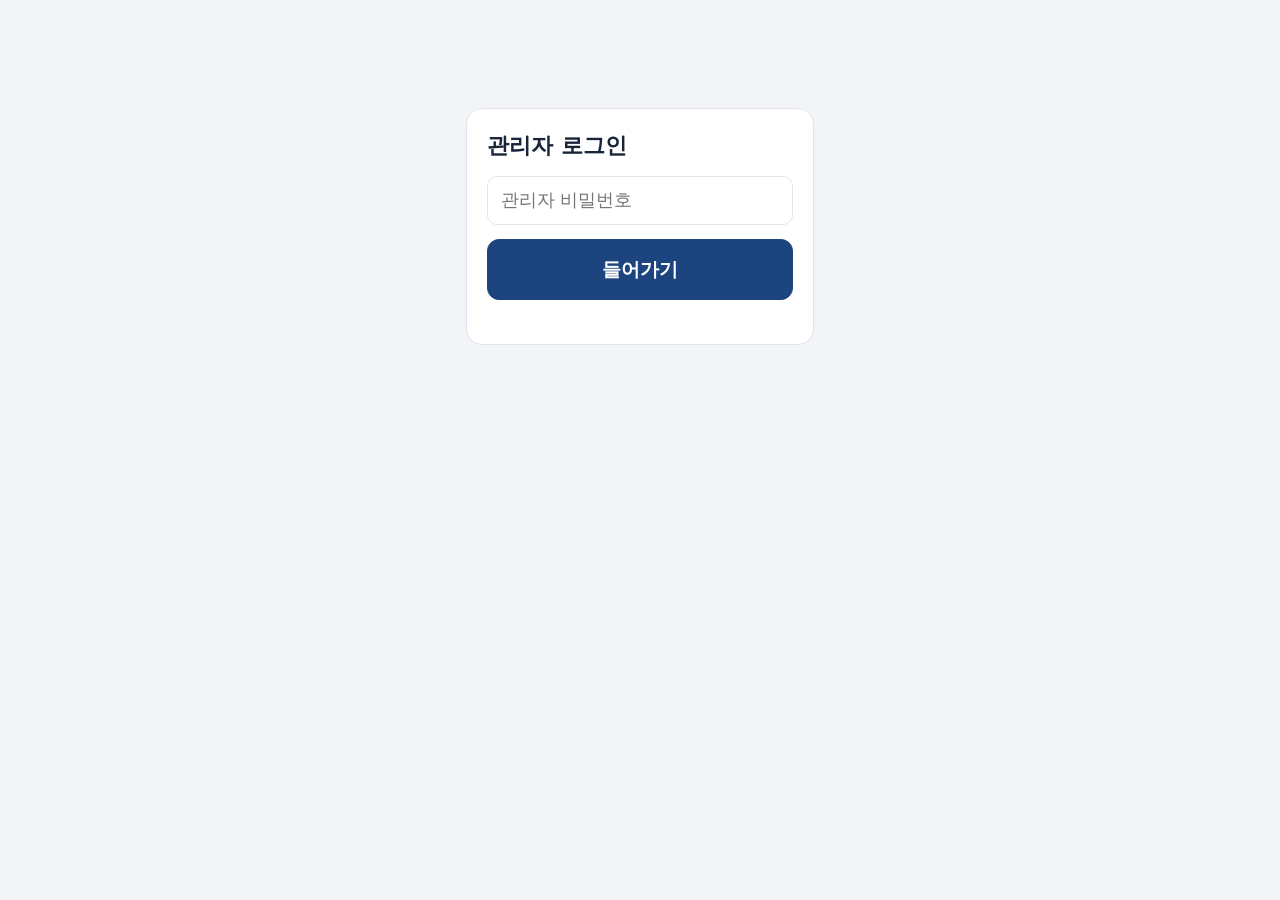
<file: live-vote/Admin.html>
<!doctype html>
<html lang="ko">
<head>
<base target="_top">
<meta charset="utf-8">
<meta name="viewport" content="width=device-width, initial-scale=1">
<title>회칙 투표 · 관리자</title>
<style>
  :root{
    --bg:#f2f4f8; --card:#fff; --ink:#17243a; --muted:#66748a; --line:#e0e5ed; --brand:#1c4580;
    --yes:#1e8a4f; --no:#cf3f35; --ab:#7a8494; --none:#d5dae2;
  }
  *{box-sizing:border-box}
  body{margin:0;background:var(--bg);color:var(--ink);
    font-family:-apple-system,BlinkMacSystemFont,'Apple SD Gothic Neo','Noto Sans KR','Malgun Gothic',system-ui,sans-serif;line-height:1.5;word-break:keep-all}
  button{font:inherit;cursor:pointer}
  .hidden{display:none!important}
  .card{background:var(--card);border:1px solid var(--line);border-radius:16px;padding:20px}
  /* 로그인 */
  #login{max-width:380px;margin:12vh auto;padding:0 16px}
  #login h1{margin:0 0 14px;font-size:22px}
  #login input{width:100%;font-size:18px;padding:13px;border:1.5px solid var(--line);border-radius:10px}
  .btn{border:1px solid var(--line);background:#fff;color:var(--ink);border-radius:10px;padding:10px 14px;font-weight:600;font-size:14px}
  .btn:hover{background:#f6f8fb}
  .btn.primary{background:var(--brand);border-color:var(--brand);color:#fff}
  .btn.primary:hover{background:#163869}
  .btn.go{background:var(--yes);border-color:var(--yes);color:#fff}
  .btn.stop{background:var(--no);border-color:var(--no);color:#fff}
  .btn.danger{color:var(--no)}
  .btn.big{font-size:19px;padding:15px 24px;border-radius:12px}
  .btn:disabled{opacity:.45;cursor:not-allowed}
  .err{color:var(--no);font-size:14px;margin-top:10px;min-height:1em}
  /* 상단 */
  .top{display:flex;flex-wrap:wrap;gap:10px;align-items:center;justify-content:space-between;padding:14px 22px;background:#fff;border-bottom:1px solid var(--line)}
  .top h1{font-size:18px;margin:0;color:var(--brand)}
  .link{display:flex;gap:8px;align-items:center;flex-wrap:wrap;font-size:13px;color:var(--muted)}
  .link code{background:#f2f4f8;border-radius:8px;padding:7px 10px;color:var(--ink);max-width:340px;overflow:hidden;text-overflow:ellipsis;white-space:nowrap;display:inline-block;vertical-align:middle}
  .layout{display:grid;grid-template-columns:300px 1fr;gap:18px;padding:18px 22px;max-width:1500px;margin:0 auto}
  @media(max-width:900px){.layout{grid-template-columns:1fr;padding:14px}}
  /* 조항 목록 */
  .list{padding:8px}
  .list h3{font-size:13px;color:var(--muted);margin:8px 10px 6px;font-weight:600}
  .item{display:block;width:100%;text-align:left;border:0;background:none;border-radius:10px;padding:10px 11px;margin:2px 0}
  .item:hover{background:#f4f6fa}
  .item.cur{background:#e8eef8;box-shadow:inset 3px 0 0 var(--brand)}
  .item .t{font-weight:600;font-size:14px}
  .item .s{font-size:12px;color:var(--muted);margin-top:2px;display:flex;gap:8px;align-items:center}
  .tag{font-size:11px;font-weight:700;padding:2px 7px;border-radius:99px;background:#eef0f3;color:#5f6b7c}
  .tag.open{background:#e3f1ff;color:#1662b8}
  .tag.done{background:#e7f5ec;color:#14643a}
  /* 메인 */
  .chip{display:inline-flex;align-items:center;gap:7px;font-size:14px;font-weight:700;padding:6px 12px;border-radius:99px}
  .chip.open{background:#e3f1ff;color:#1662b8}
  .chip.open::before{content:'';width:9px;height:9px;border-radius:50%;background:#1f7ae0;animation:pulse 1.4s infinite}
  .chip.closed{background:#eef0f3;color:#5f6b7c}
  .chip.ready{background:#fff4dc;color:#946100}
  @keyframes pulse{50%{opacity:.25}}
  .head{display:flex;justify-content:space-between;align-items:center;gap:10px;flex-wrap:wrap}
  .ord{color:var(--muted);font-size:14px}
  .title{font-size:34px;font-weight:800;margin:12px 0 6px;letter-spacing:-.5px}
  .summary{font-size:18px;color:#3c4a60;margin:0 0 20px}
  .tiles{display:grid;grid-template-columns:repeat(4,1fr);gap:12px}
  @media(max-width:600px){.tiles{grid-template-columns:repeat(2,1fr)}.title{font-size:26px}}
  .tile{border-radius:14px;padding:16px;background:#f6f8fb;border:1px solid var(--line)}
  .tile .l{font-size:15px;font-weight:700}
  .tile .n{font-size:52px;font-weight:800;line-height:1.1;font-variant-numeric:tabular-nums}
  .tile .p{font-size:14px;color:var(--muted)}
  .tile.yes .l,.tile.yes .n{color:var(--yes)} .tile.no .l,.tile.no .n{color:var(--no)} .tile.abstain .l,.tile.abstain .n{color:#5f6b7c}
  .tile.none .l,.tile.none .n{color:#9aa3b1}
  .bar{display:flex;height:16px;border-radius:99px;overflow:hidden;background:var(--none);margin:16px 0 6px}
  .bar div{transition:width .4s}
  .part{font-size:15px;color:var(--muted)}
  .controls{display:flex;flex-wrap:wrap;gap:10px;margin-top:22px;align-items:center}
  .controls .sp{flex:1}
  /* 기명 명단 */
  .names{display:grid;grid-template-columns:repeat(4,1fr);gap:12px;margin-top:18px}
  @media(max-width:900px){.names{grid-template-columns:repeat(2,1fr)}}
  .col h4{margin:0 0 8px;font-size:14px}
  .col.yes h4{color:var(--yes)} .col.no h4{color:var(--no)} .col.abstain h4{color:#5f6b7c} .col.none h4{color:#9aa3b1}
  .col .ns{display:flex;flex-wrap:wrap;gap:5px}
  .nm{font-size:13px;padding:3px 9px;border-radius:99px;background:#f2f4f8}
  .col.yes .nm{background:#e7f5ec;color:#14643a} .col.no .nm{background:#fbeceb;color:#9c2c24} .col.abstain .nm{background:#eef0f3}
  .col.none .nm{background:#fff;border:1px dashed var(--none);color:#8a93a1}
  .toast{position:fixed;left:50%;bottom:20px;transform:translateX(-50%);background:#232c3b;color:#fff;padding:10px 16px;border-radius:10px;font-size:14px;opacity:0;transition:opacity .2s;pointer-events:none}
  .toast.on{opacity:1}
  .stack>*+*{margin-top:18px}
</style>
</head>
<body>

<section id="login">
  <div class="card">
    <h1>관리자 로그인</h1>
    <form id="loginForm">
      <input id="pw" type="password" placeholder="관리자 비밀번호" autocomplete="current-password" required>
      <button class="btn primary big" style="width:100%;margin-top:14px" id="loginBtn">들어가기</button>
      <div class="err" id="loginErr"></div>
    </form>
  </div>
</section>

<div id="app" class="hidden">
  <div class="top">
    <h1>아뉴스 청년회 · 회칙 개정 실시간 투표</h1>
    <div class="link">투표 링크 <code id="voteUrl"></code>
      <button class="btn" id="copy">링크 복사</button>
      <button class="btn" id="sheet">시트 열기</button>
      <button class="btn" id="csv">결과 다운로드</button>
      <button class="btn" id="reload" title="시트에서 회원·조항을 고쳤을 때 누르세요">시트 변경 반영</button>
    </div>
  </div>

  <div class="layout">
    <aside class="card list" id="list"></aside>

    <main class="stack">
      <section class="card">
        <div class="head"><span class="chip" id="chip"></span><span class="ord" id="ord"></span></div>
        <div class="title" id="title"></div>
        <p class="summary" id="summary"></p>

        <div class="tiles">
          <div class="tile yes"><div class="l">찬성</div><div class="n" id="nYes">0</div><div class="p" id="pYes"></div></div>
          <div class="tile no"><div class="l">반대</div><div class="n" id="nNo">0</div><div class="p" id="pNo"></div></div>
          <div class="tile abstain"><div class="l">기권(보류)</div><div class="n" id="nAb">0</div><div class="p" id="pAb"></div></div>
          <div class="tile none"><div class="l">미투표</div><div class="n" id="nNone">0</div><div class="p">&nbsp;</div></div>
        </div>
        <div class="bar"><div id="bYes" style="background:var(--yes)"></div><div id="bNo" style="background:var(--no)"></div><div id="bAb" style="background:var(--ab)"></div></div>
        <div class="part" id="part"></div>

        <div class="controls" id="controls"></div>
      </section>

      <section class="card">
        <div class="head"><b>기명 투표 현황</b><span class="ord">이름이 실시간으로 이동합니다</span></div>
        <div class="names">
          <div class="col yes"><h4 id="hYes">찬성</h4><div class="ns" id="lYes"></div></div>
          <div class="col no"><h4 id="hNo">반대</h4><div class="ns" id="lNo"></div></div>
          <div class="col abstain"><h4 id="hAb">기권(보류)</h4><div class="ns" id="lAb"></div></div>
          <div class="col none"><h4 id="hNone">미투표</h4><div class="ns" id="lNone"></div></div>
        </div>
      </section>
    </main>
  </div>
</div>
<div class="toast" id="toast"></div>

<script>
  const $ = id => document.getElementById(id);
  const esc = s => String(s == null ? '' : s).replace(/[&<>"']/g, c => ({'&':'&amp;','<':'&lt;','>':'&gt;','"':'&quot;',"'":'&#39;'}[c]));
  const STORE = 'agnus-vote-admin';
  let pw = null, view = null, timer = null, busy = false, gen = 0;

  function call(fn, ...args) {
    return new Promise((resolve, reject) =>
      google.script.run.withSuccessHandler(resolve).withFailureHandler(reject)[fn](...args));
  }
  function errMsg(e) { return String((e && e.message) || e).replace(/^Error:\s*/, ''); }
  function toast(t) { const el = $('toast'); el.textContent = t; el.classList.add('on'); clearTimeout(el._t); el._t = setTimeout(() => el.classList.remove('on'), 2200); }

  /* ── 로그인 ── */
  $('loginForm').addEventListener('submit', async ev => {
    ev.preventDefault();
    $('loginBtn').disabled = true; $('loginErr').textContent = '';
    try { const v = await call('apiAdmin', $('pw').value); pw = $('pw').value; try { localStorage.setItem(STORE, pw); } catch (e) {} start(v); }
    catch (e) { $('loginErr').textContent = errMsg(e); }
    finally { $('loginBtn').disabled = false; }
  });
  function start(v) { $('login').classList.add('hidden'); $('app').classList.remove('hidden'); render(v); schedule(); }

  /* ── 그리기 ── */
  function render(v) {
    view = v;
    $('voteUrl').textContent = v.voteUrl;
    const arts = v.articles;
    const idx = arts.findIndex(a => a.no === String(v.no));
    const cur = arts[idx];

    // 조항 목록
    $('list').innerHTML = '<h3>투표 조항 (' + arts.length + '개) · 눌러서 이동</h3>' + arts.map(a => {
      const isCur = a.no === String(v.no);
      const st = isCur && v.status === 'open' ? '<span class="tag open">투표 중</span>'
        : a.done ? '<span class="tag done">마감</span>' : '<span class="tag">대기</span>';
      const c = a.counts, voted = c.yes + c.no + c.abstain;
      const nums = voted ? `찬 ${c.yes} · 반 ${c.no} · 기 ${c.abstain}` : '';
      return `<button class="item ${isCur ? 'cur' : ''}" data-no="${esc(a.no)}"><div class="t">${esc(a.title)}</div><div class="s">${st}<span>${nums}</span></div></button>`;
    }).join('');
    $('list').querySelectorAll('.item').forEach(b => b.onclick = () => {
      if (b.dataset.no === String(view.no)) return;
      const warn = view.status === 'open' ? '\n\n지금 진행 중인 투표는 마감됩니다.' : '';
      if (confirm(`"${b.querySelector('.t').textContent}" 조항으로 이동할까요?${warn}`)) act('select', b.dataset.no);
    });

    // 현재 조항
    const chip = $('chip');
    chip.className = 'chip ' + v.status;
    chip.textContent = v.status === 'open' ? '투표 진행 중' : v.status === 'closed' ? '마감됨' : '시작 전';
    $('ord').textContent = cur ? `${idx + 1} / ${arts.length} 번째 조항` : '';
    $('title').textContent = cur ? cur.title : '조항이 없습니다 (시트의 조항 탭 확인)';
    $('summary').textContent = cur ? cur.summary : '';

    const c = cur ? cur.counts : { yes: 0, no: 0, abstain: 0, none: v.memberCount };
    const voted = c.yes + c.no + c.abstain;
    const pct = n => voted ? Math.round(n * 100 / voted) + '%' : '';
    $('nYes').textContent = c.yes; $('nNo').textContent = c.no; $('nAb').textContent = c.abstain; $('nNone').textContent = c.none;
    $('pYes').textContent = pct(c.yes); $('pNo').textContent = pct(c.no); $('pAb').textContent = pct(c.abstain);
    const w = n => (v.memberCount ? n * 100 / v.memberCount : 0) + '%';
    $('bYes').style.width = w(c.yes); $('bNo').style.width = w(c.no); $('bAb').style.width = w(c.abstain);
    $('part').textContent = `참여 ${voted} / ${v.memberCount}명` + (voted ? ` · 찬성률 ${pct(c.yes)} (투표자 기준)` : '');

    // 버튼
    const isLast = idx === arts.length - 1;
    const nextTitle = !isLast && arts[idx + 1] ? arts[idx + 1].title : '';
    let h = '';
    if (v.status === 'ready') {
      h += `<button class="btn go big" data-a="open">▶ 투표 시작</button>`;
    } else if (v.status === 'open') {
      h += `<button class="btn stop big" data-a="close">■ 투표 마감</button>`;
      h += `<button class="btn primary big" data-a="next" ${isLast ? 'disabled' : ''}>마감하고 다음 조항 ▶</button>`;
    } else {
      h += `<button class="btn primary big" data-a="next" ${isLast ? 'disabled' : ''}>다음 조항 투표 시작 ▶</button>`;
      h += `<button class="btn" data-a="open">이 조항 다시 열기</button>`;
    }
    h += `<span class="sp"></span>`;
    if (nextTitle) h += `<span class="ord">다음: ${esc(nextTitle)}</span>`;
    else if (cur) h += `<span class="ord">마지막 조항입니다</span>`;
    h += `<button class="btn danger" data-a="reset">이 조항 표 초기화</button>`;
    $('controls').innerHTML = h;
    $('controls').querySelectorAll('[data-a]').forEach(b => b.onclick = () => onAction(b.dataset.a));

    // 기명 명단
    const groups = { yes: [], no: [], abstain: [], none: [] };
    v.voters.forEach(p => groups[p.choice || 'none'].push(p.name));
    const fill = (id, hid, label, arr) => {
      $(hid).textContent = `${label} ${arr.length}`;
      $(id).innerHTML = arr.map(n => `<span class="nm">${esc(n)}</span>`).join('') || '<span class="ord">—</span>';
    };
    fill('lYes', 'hYes', '찬성', groups.yes); fill('lNo', 'hNo', '반대', groups.no);
    fill('lAb', 'hAb', '기권(보류)', groups.abstain); fill('lNone', 'hNone', '미투표', groups.none);
  }

  /* ── 동작 ── */
  function onAction(a) {
    if (a === 'reset' && !confirm('이 조항의 표를 모두 지우고 처음부터 다시 받을까요?')) return;
    if (a === 'open' && view.status === 'closed' && !confirm('마감된 조항을 다시 열면 투표자가 선택을 다시 바꿀 수 있습니다. 계속할까요?')) return;
    act(a);
  }
  async function act(a, no) {
    if (busy) return;
    busy = true; gen++;
    document.querySelectorAll('.controls .btn, .item').forEach(b => b.disabled = true);
    const msg = { open: '투표를 시작했습니다', close: '마감했습니다 · 시트에 저장됨', next: '다음 조항 투표를 시작했습니다', select: '조항을 이동했습니다', reset: '초기화했습니다', reload: '시트 내용을 다시 불러왔습니다' }[a];
    try { const v = await call('apiAdminAction', pw, a, no || null); render(v); if (msg) toast(msg); }
    catch (e) { alert(errMsg(e)); }
    finally { busy = false; schedule(); if (view) render(view); }
  }

  $('copy').onclick = async () => {
    try { await navigator.clipboard.writeText(view.voteUrl); toast('투표 링크를 복사했습니다'); }
    catch (e) { prompt('아래 링크를 복사하세요', view.voteUrl); }
  };
  $('sheet').onclick = () => window.open(view.sheetUrl, '_blank');
  $('reload').onclick = () => act('reload');
  $('csv').onclick = async () => {
    try {
      const rows = await call('apiExport', pw);
      const csv = '﻿' + rows.map(r => r.map(x => `"${String(x).replace(/"/g, '""')}"`).join(',')).join('\r\n');
      const a = document.createElement('a');
      a.href = URL.createObjectURL(new Blob([csv], { type: 'text/csv;charset=utf-8' }));
      a.download = '회칙투표결과.csv'; document.body.append(a); a.click(); a.remove();
    } catch (e) { alert(errMsg(e)); }
  };

  /* ── 2초마다 자동 새로고침 ── */
  function schedule() { clearTimeout(timer); timer = setTimeout(poll, 2000); }
  async function poll() {
    if (busy) return schedule();
    const my = gen;
    try { const v = await call('apiAdmin', pw); if (my === gen && !busy) render(v); } catch (e) {}
    schedule();
  }

  (async () => {
    let saved = null; try { saved = localStorage.getItem(STORE); } catch (e) {}
    if (!saved) return;
    try { const v = await call('apiAdmin', saved); pw = saved; start(v); } catch (e) {}
  })();
</script>
</body>
</html>
</file>
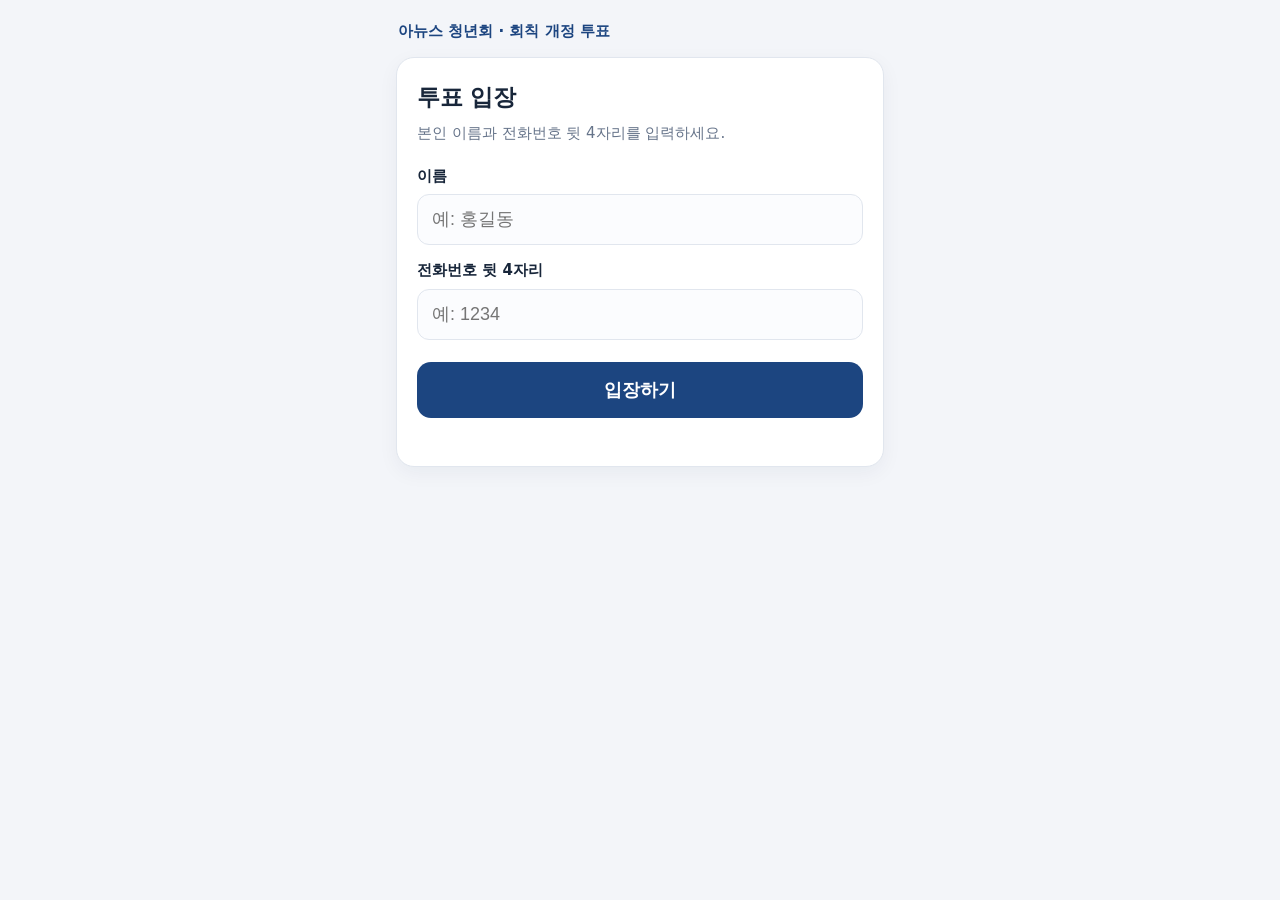
<file: live-vote/Vote.html>
<!doctype html>
<html lang="ko">
<head>
<base target="_top">
<meta charset="utf-8">
<meta name="viewport" content="width=device-width, initial-scale=1, viewport-fit=cover">
<title>아뉴스 청년회 회칙 투표</title>
<style>
  :root{
    --bg:#f3f5f9; --card:#fff; --ink:#18263a; --muted:#66748a; --line:#e1e6ee;
    --brand:#1c4580; --yes:#1e8a4f; --yes-bg:#e7f5ec; --no:#cf3f35; --no-bg:#fbeceb;
    --ab:#5f6b7c; --ab-bg:#eef0f3;
  }
  *{box-sizing:border-box;-webkit-tap-highlight-color:transparent}
  html,body{margin:0;background:var(--bg);color:var(--ink);
    font-family:-apple-system,BlinkMacSystemFont,'Apple SD Gothic Neo','Noto Sans KR','Malgun Gothic',system-ui,sans-serif;
    font-size:16px;line-height:1.55;word-break:keep-all}
  .wrap{max-width:520px;margin:0 auto;padding:16px 16px calc(24px + env(safe-area-inset-bottom))}
  header{display:flex;justify-content:space-between;align-items:center;padding:4px 2px 14px}
  header .brand{font-weight:700;color:var(--brand);font-size:15px}
  header .who{font-size:14px;color:var(--muted)}
  header .who button{border:0;background:none;color:var(--muted);text-decoration:underline;font-size:13px;padding:4px;cursor:pointer}
  .card{background:var(--card);border:1px solid var(--line);border-radius:18px;padding:22px 20px;box-shadow:0 6px 20px rgba(20,40,80,.05)}
  h1{font-size:23px;margin:0 0 6px;letter-spacing:-.3px}
  .lead{color:var(--muted);margin:0 0 20px;font-size:15px}
  label{display:block;font-weight:600;font-size:15px;margin:14px 0 6px}
  input{width:100%;font-size:18px;padding:14px;border:1.5px solid var(--line);border-radius:12px;background:#fbfcfe;color:var(--ink)}
  input:focus{outline:none;border-color:var(--brand);background:#fff}
  .btn{width:100%;border:0;border-radius:14px;font-size:18px;font-weight:700;padding:16px;cursor:pointer}
  .btn.primary{background:var(--brand);color:#fff;margin-top:22px}
  .btn:disabled{opacity:.55}
  .err{color:var(--no);font-size:14px;margin-top:12px;min-height:1em}
  .chip{display:inline-flex;align-items:center;gap:6px;font-size:13px;font-weight:700;padding:5px 11px;border-radius:99px}
  .chip.open{background:#e3f1ff;color:#1662b8}
  .chip.open::before{content:'';width:8px;height:8px;border-radius:50%;background:#1f7ae0;animation:pulse 1.4s infinite}
  .chip.closed{background:#eef0f3;color:#5f6b7c}
  .chip.ready{background:#fff4dc;color:#946100}
  @keyframes pulse{50%{opacity:.25}}
  .meta{display:flex;justify-content:space-between;align-items:center;margin-bottom:12px}
  .meta .ord{font-size:13px;color:var(--muted)}
  .title{font-size:22px;font-weight:800;margin:4px 0 10px;letter-spacing:-.3px}
  .summary{background:#f5f7fb;border-radius:12px;padding:14px 15px;font-size:16px;margin-bottom:12px}
  details{border:1px solid var(--line);border-radius:12px;margin-bottom:18px;background:#fff}
  summary{cursor:pointer;padding:12px 15px;font-weight:600;font-size:15px;color:var(--brand);list-style:none}
  summary::-webkit-details-marker{display:none}
  summary::after{content:' ▾'}
  details[open] summary::after{content:' ▴'}
  .full{padding:0 15px 14px;font-size:14px}
  .full h4{margin:12px 0 4px;font-size:13px;color:var(--muted)}
  .full pre{white-space:pre-wrap;word-break:keep-all;margin:0;font:inherit;background:#fafbfd;border-radius:8px;padding:10px}
  .full .after pre{background:#f0f7ff}
  .full mark{background:#fff176;color:inherit;border-radius:3px;padding:0 1px;-webkit-box-decoration-break:clone;box-decoration-break:clone}
  .full .legend{font-size:12px;color:var(--muted);margin:10px 0 0}
  .full .legend mark{padding:0 4px}
  .choices{display:grid;gap:12px}
  .choice{display:flex;align-items:center;justify-content:center;gap:10px;min-height:68px;border-radius:16px;
    border:2px solid var(--line);background:#fff;font-size:21px;font-weight:800;cursor:pointer;color:var(--ink);transition:transform .08s}
  .choice:active{transform:scale(.98)}
  .choice .ic{font-size:22px}
  .choice.yes.on{background:var(--yes);border-color:var(--yes);color:#fff}
  .choice.no.on{background:var(--no);border-color:var(--no);color:#fff}
  .choice.abstain.on{background:var(--ab);border-color:var(--ab);color:#fff}
  .choice.yes:not(.on){color:var(--yes)} .choice.no:not(.on){color:var(--no)} .choice.abstain:not(.on){color:var(--ab)}
  .choices.locked .choice{cursor:default;opacity:.45}
  .choices.locked .choice.on{opacity:1}
  .status{margin-top:16px;padding:13px 15px;border-radius:12px;font-size:15px;text-align:center}
  .status.ok{background:var(--yes-bg);color:#14643a}
  .status.saving{background:#eef3fb;color:var(--brand)}
  .status.lock{background:#eef0f3;color:#4d5868}
  .status.hint{background:#fff7e6;color:#7a5600}
  .wait{text-align:center;padding:34px 10px}
  .wait .big{font-size:44px;margin-bottom:8px}
  .wait h2{margin:0 0 6px;font-size:20px}
  .wait p{color:var(--muted);margin:0}
  .next{margin-top:18px;font-size:14px;color:var(--muted)}
  .offline{position:fixed;left:50%;bottom:calc(14px + env(safe-area-inset-bottom));transform:translateX(-50%);background:#2b3444;color:#fff;
    font-size:13px;padding:8px 14px;border-radius:99px;display:none}
  .hidden{display:none!important}
</style>
</head>
<body>
<div class="wrap">
  <header>
    <span class="brand">아뉴스 청년회 · 회칙 개정 투표</span>
    <span class="who hidden" id="who"><b id="whoName"></b>님 <button id="logout" type="button">로그아웃</button></span>
  </header>

  <!-- 로그인 -->
  <section class="card" id="login">
    <h1>투표 입장</h1>
    <p class="lead">본인 이름과 전화번호 뒷 4자리를 입력하세요.</p>
    <form id="loginForm" autocomplete="on">
      <label for="name">이름</label>
      <input id="name" name="name" placeholder="예: 홍길동" autocomplete="name" required maxlength="20">
      <label for="pin">전화번호 뒷 4자리</label>
      <input id="pin" name="pin" type="tel" inputmode="numeric" pattern="[0-9]*" maxlength="4" placeholder="예: 1234" required>
      <button class="btn primary" id="loginBtn" type="submit">입장하기</button>
      <div class="err" id="loginErr"></div>
    </form>
  </section>

  <!-- 투표 화면 -->
  <section class="card hidden" id="board">
    <div class="meta"><span class="chip" id="chip"></span><span class="ord" id="ord"></span></div>

    <div id="waitBox" class="wait hidden">
      <div class="big">⏳</div>
      <h2>잠시만 기다려 주세요</h2>
      <p>발표자가 투표를 시작하면<br>이 화면이 자동으로 바뀝니다.</p>
      <p class="next" id="waitNext"></p>
    </div>

    <div id="voteBox" class="hidden">
      <div class="title" id="title"></div>
      <div class="summary" id="summary"></div>
      <details id="fullBox">
        <summary>개정 전 · 개정 후 전문 보기</summary>
        <div class="full">
          <h4>개정 전</h4><pre id="before"></pre>
          <div class="after"><h4>개정 후</h4><pre id="after"></pre></div>
          <p class="legend"><mark>노란색</mark> = 이번 개정으로 바뀌는 핵심 내용</p>
        </div>
      </details>
      <div class="choices" id="choices">
        <button class="choice yes" data-c="yes" type="button"><span class="ic">⭕</span>찬성</button>
        <button class="choice no" data-c="no" type="button"><span class="ic">❌</span>반대</button>
        <button class="choice abstain" data-c="abstain" type="button"><span class="ic">➖</span>기권 (보류)</button>
      </div>
      <div class="status" id="status"></div>
    </div>
  </section>
</div>
<div class="offline" id="offline">연결이 불안정합니다… 다시 시도 중</div>

<script>
  const $ = id => document.getElementById(id);
  const LABEL = { yes: '찬성', no: '반대', abstain: '기권(보류)' };
  const STORE = 'agnus-vote-user';
  let me = null;          // {name, pin}
  let view = null;        // 서버에서 받은 현재 상태
  let gen = 0;            // 투표 버튼을 누를 때마다 증가 (오래된 응답 무시용)
  let saving = null;      // 저장 중인 선택
  let timer = null, fails = 0, lastNo = null;

  function call(fn, ...args) {
    return new Promise((resolve, reject) =>
      google.script.run.withSuccessHandler(resolve).withFailureHandler(reject)[fn](...args));
  }
  function errMsg(e) { return String((e && e.message) || e).replace(/^Error:\s*/, ''); }

  function save(u) { try { localStorage.setItem(STORE, JSON.stringify(u)); } catch (e) {} }
  function load() { try { return JSON.parse(localStorage.getItem(STORE)); } catch (e) { return null; } }
  function forget() { try { localStorage.removeItem(STORE); } catch (e) {} }

  /* ── 로그인 ── */
  $('loginForm').addEventListener('submit', async ev => {
    ev.preventDefault();
    const name = $('name').value.trim(), pin = $('pin').value.trim();
    if (!/^\d{4}$/.test(pin)) { $('loginErr').textContent = '전화번호 뒷 4자리를 숫자로 입력해 주세요.'; return; }
    $('loginBtn').disabled = true; $('loginBtn').textContent = '확인 중…'; $('loginErr').textContent = '';
    try {
      const v = await call('apiLogin', name, pin);
      me = { name: v.name, pin }; save(me); enter(v);
    } catch (e) {
      $('loginErr').textContent = errMsg(e);
    } finally {
      $('loginBtn').disabled = false; $('loginBtn').textContent = '입장하기';
    }
  });

  $('logout').addEventListener('click', () => {
    forget(); me = null; clearTimeout(timer);
    $('board').classList.add('hidden'); $('who').classList.add('hidden'); $('login').classList.remove('hidden');
  });

  function enter(v) {
    $('login').classList.add('hidden'); $('board').classList.remove('hidden'); $('who').classList.remove('hidden');
    $('whoName').textContent = me.name;
    render(v); schedule();
  }

  /* ── 화면 그리기 ── */
  function render(v) {
    view = v;
    const chip = $('chip');
    chip.className = 'chip ' + v.status;
    chip.textContent = v.status === 'open' ? '투표 진행 중' : v.status === 'closed' ? '투표 마감' : '대기 중';
    $('ord').textContent = v.article ? `${v.order} / ${v.total} 번째 조항` : '';

    const showVote = v.article && v.status !== 'ready';
    $('waitBox').classList.toggle('hidden', showVote);
    $('voteBox').classList.toggle('hidden', !showVote);
    $('waitNext').textContent = v.article ? `다음 안건: ${v.article.title}` : '';
    if (!showVote) return;

    if (lastNo !== v.no) { $('fullBox').open = false; lastNo = v.no; }
    $('title').textContent = v.article.title;
    $('summary').textContent = v.article.summary;
    $('before').textContent = v.article.before ? stripMarks(v.article.before) : '(신설 조항)';
    $('after').innerHTML = renderHighlights(v.article.after || '');

    const picked = saving || v.myVote;
    const locked = v.status !== 'open';
    $('choices').classList.toggle('locked', locked);
    document.querySelectorAll('.choice').forEach(b => {
      b.classList.toggle('on', b.dataset.c === picked);
      b.disabled = locked;
    });

    const s = $('status');
    if (locked) {
      s.className = 'status lock';
      s.innerHTML = v.myVote ? `🔒 마감되었습니다. 내 선택: <b>${LABEL[v.myVote]}</b>` : '🔒 마감되었습니다. 이 조항에는 투표하지 않았어요.';
    } else if (saving) {
      s.className = 'status saving'; s.textContent = '저장 중…';
    } else if (v.myVote) {
      s.className = 'status ok';
      s.innerHTML = `✓ 투표 완료 · 내 선택: <b>${LABEL[v.myVote]}</b><br><small>마감 전까지는 다른 버튼을 눌러 바꿀 수 있어요.</small>`;
    } else {
      s.className = 'status hint'; s.textContent = '찬성 · 반대 · 기권 중 하나를 눌러 주세요.';
    }
  }

  /* ── 형광펜 표시 ──
     '개정 후' 문구에서 [[ ]] 로 감싼 부분을 노란 형광펜으로 칠합니다.
     (시트 '조항' 탭 E열에서 [[ ]] 를 넣거나 빼면 표시 위치를 바꿀 수 있습니다.) */
  function escHtml(s) { return String(s).replace(/[&<>"']/g, c => ({'&':'&amp;','<':'&lt;','>':'&gt;','"':'&quot;',"'":'&#39;'}[c])); }
  function renderHighlights(text) {
    return escHtml(text)
      .replace(/\[\[([\s\S]*?)\]\]/g, (_, inner) => inner.split('\n').map(line => {
        const m = line.match(/^(\s*)([\s\S]*?)(\s*)$/);
        return m[1] + (m[2] ? '<mark>' + m[2] + '</mark>' : '') + m[3];
      }).join('\n'))
      .replace(/\[\[|\]\]/g, '');
  }
  function stripMarks(text) { return String(text).replace(/\[\[|\]\]/g, ''); }

  /* ── 투표 ── */
  document.querySelectorAll('.choice').forEach(btn => btn.addEventListener('click', async () => {
    if (!view || view.status !== 'open') return;
    const c = btn.dataset.c;
    if (c === view.myVote && !saving) return;
    const my = ++gen; saving = c; render(view);
    try {
      const v = await call('apiVote', me.name, me.pin, view.no, c);
      if (my === gen) { saving = null; render(v); }
    } catch (e) {
      if (my === gen) {
        saving = null; render(view);
        alert(errMsg(e));
        poll();
      }
    }
  }));

  /* ── 자동 새로고침 (3~4초마다) ── */
  function schedule(ms) {
    clearTimeout(timer);
    const base = document.hidden ? 10000 : 3000;
    timer = setTimeout(poll, ms != null ? ms : base + Math.random() * 1200 + Math.min(fails, 5) * 1000);
  }
  async function poll() {
    if (!me) return;
    const my = gen;
    try {
      const v = await call('apiState', me.name, me.pin);
      fails = 0; $('offline').style.display = 'none';
      if (my === gen && !saving) render(v);
    } catch (e) {
      fails++;
      if (/맞지 않습니다/.test(errMsg(e))) { $('logout').click(); $('loginErr').textContent = errMsg(e); return; }
      if (fails >= 2) $('offline').style.display = 'block';
    }
    schedule();
  }
  document.addEventListener('visibilitychange', () => { if (!document.hidden && me) schedule(0); });

  /* ── 시작: 저장된 로그인으로 자동 입장 ── */
  (async () => {
    const u = load();
    if (!u) return;
    $('name').value = u.name; $('pin').value = u.pin;
    try { const v = await call('apiLogin', u.name, u.pin); me = u; enter(v); }
    catch (e) { /* 로그인 화면 유지 */ }
  })();
</script>
</body>
</html>
</file>
